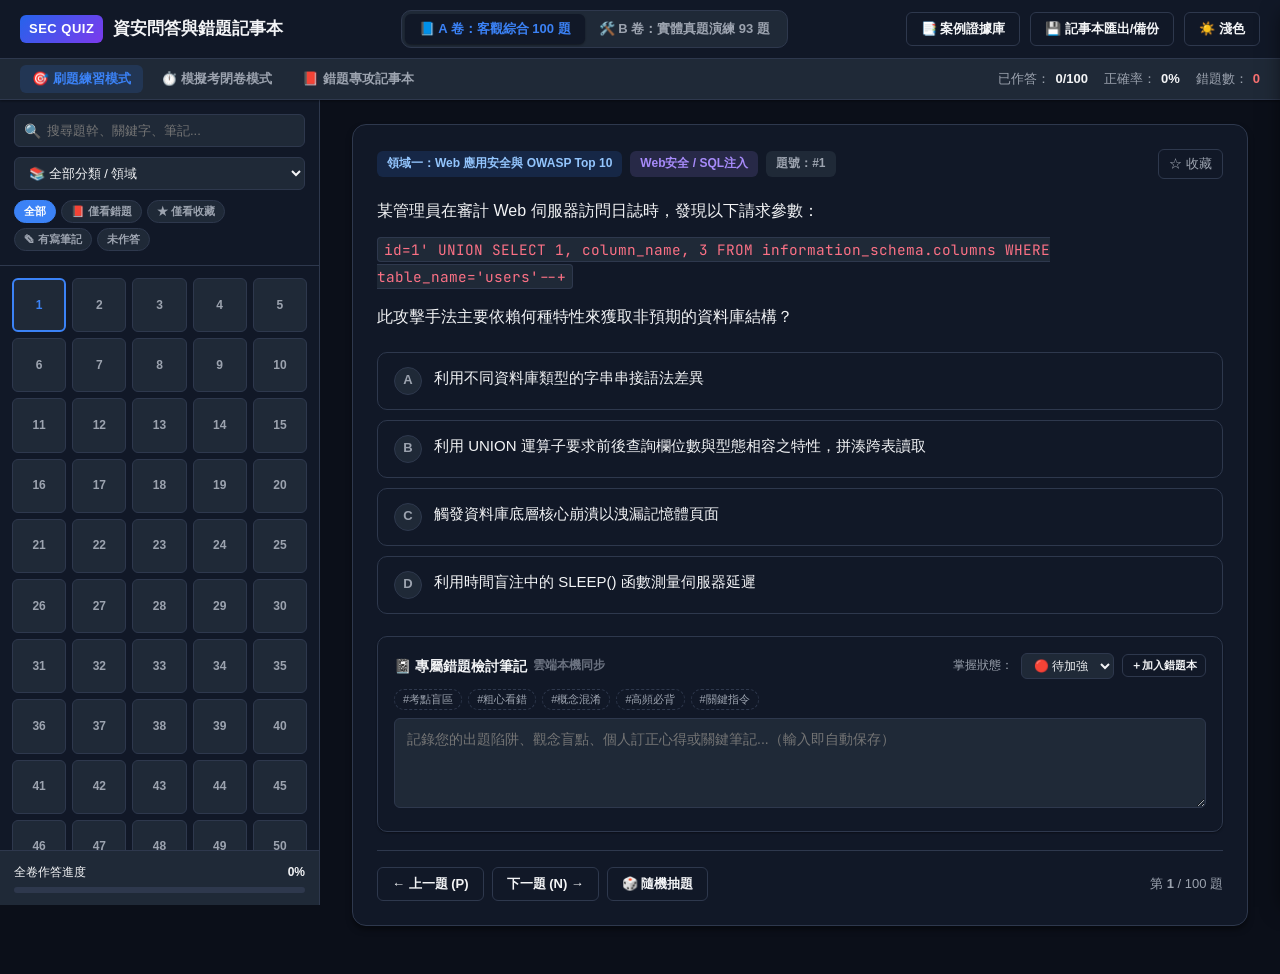
<file: index.html>
<!DOCTYPE html>
<html lang="zh-TW" data-theme="dark">
<head>
  <meta charset="UTF-8">
  <meta name="viewport" content="width=device-width, initial-scale=1.0">
  <title>資安實戰試題問答與錯題記事本</title>
  <link rel="stylesheet" href="assets/css/style.css">
  <link rel="preconnect" href="https://fonts.googleapis.com">
  <link rel="preconnect" href="https://fonts.gstatic.com" crossorigin>
  <link href="https://fonts.googleapis.com/css2?family=JetBrains+Mono:wght@400;500;700&display=swap" rel="stylesheet">
</head>
<body>

  <!-- App Header -->
  <header class="app-header">
    <div class="header-top">
      <div class="logo-area">
        <span class="logo-badge">SEC QUIZ</span>
        <h1 class="app-title">資安問答與錯題記事本</h1>
      </div>

      <!-- Exam Selector -->
      <div class="exam-switcher">
        <button class="exam-tab active" data-exam="exam_a" onclick="App.setExam('exam_a')">
          📘 A 卷：客觀綜合 100 題
        </button>
        <button class="exam-tab" data-exam="exam_b" onclick="App.setExam('exam_b')">
          🛠️ B 卷：實體真題演練 93 題
        </button>
      </div>

      <!-- Action Buttons -->
      <div class="header-actions">
        <button class="btn" onclick="App.openEvidence()" title="檢視實體封包、日誌、原始碼與推演情境">
          📑 案例證據庫
        </button>
        <button class="btn" onclick="document.getElementById('backup-modal').classList.add('show'); document.getElementById('backup-backdrop').classList.add('show');" title="備份管理與錯題本匯出">
          💾 記事本匯出/備份
        </button>
        <button class="btn" id="theme-toggle-btn" onclick="App.toggleTheme()" title="切換深色/淺色主題">
          ☀️ 淺色
        </button>
      </div>
    </div>

    <!-- Mode Selector & Stats Bar -->
    <div class="header-bottom">
      <div class="mode-tabs">
        <button class="mode-btn active" data-mode="practice" onclick="App.setMode('practice')">
          🎯 刷題練習模式
        </button>
        <button class="mode-btn" data-mode="exam" onclick="App.setMode('exam')">
          ⏱️ 模擬考閉卷模式
        </button>
        <button class="mode-btn" data-mode="notebook" onclick="App.setMode('notebook')">
          📕 錯題專攻記事本 <span class="mode-badge" id="notebook-badge" style="display:none;">0</span>
        </button>
      </div>

      <div class="quick-stats">
        <div class="stat-item">
          <span>已作答：</span>
          <span class="stat-val" id="stat-answered">0/100</span>
        </div>
        <div class="stat-item">
          <span>正確率：</span>
          <span class="stat-val" id="stat-accuracy">0%</span>
        </div>
        <div class="stat-item">
          <span>錯題數：</span>
          <span class="stat-val" id="stat-mistakes" style="color:var(--danger);">0</span>
        </div>
      </div>
    </div>
  </header>

  <!-- Main Container -->
  <div class="app-container">
    
    <!-- Sidebar -->
    <aside class="app-sidebar">
      <div class="sidebar-controls">
        <!-- Search -->
        <div class="search-box">
          <span class="search-icon">🔍</span>
          <input type="text" id="search-input" class="search-input" placeholder="搜尋題幹、關鍵字、筆記...">
        </div>

        <!-- Domain Dropdown -->
        <select id="domain-filter" class="domain-select">
          <option value="all">📚 全部分類 / 領域</option>
        </select>

        <!-- Status Filter Pills -->
        <div class="filter-pills">
          <button class="filter-pill active" data-filter="all" onclick="setFilterStatus('all', this)">全部</button>
          <button class="filter-pill" data-filter="mistake" onclick="setFilterStatus('mistake', this)">📕 僅看錯題</button>
          <button class="filter-pill" data-filter="starred" onclick="setFilterStatus('starred', this)">★ 僅看收藏</button>
          <button class="filter-pill" data-filter="noted" onclick="setFilterStatus('noted', this)">✎ 有寫筆記</button>
          <button class="filter-pill" data-filter="unanswered" onclick="setFilterStatus('unanswered', this)">未作答</button>
        </div>
      </div>

      <!-- Question Jump Grid -->
      <div class="grid-container">
        <div class="question-grid" id="question-grid">
          <!-- Populated by JS -->
        </div>
      </div>

      <!-- Sidebar Footer / Progress -->
      <div class="sidebar-footer">
        <div style="width: 100%;">
          <div style="display: flex; justify-content: space-between; margin-bottom: 2px;">
            <span>全卷作答進度</span>
            <span id="progress-pct" style="font-weight: 700;">0%</span>
          </div>
          <div class="progress-track">
            <div class="progress-fill" id="progress-fill" style="width: 0%;"></div>
          </div>
        </div>
      </div>
    </aside>

    <!-- Main Content Area -->
    <main class="app-main">
      
      <!-- Exam Bar (Only active in Exam mode) -->
      <div class="exam-bar" id="exam-bar" style="display: none;">
        <div class="exam-timer">
          <span>⏳ 剩餘作答時間：</span>
          <span id="timer-val">90:00</span>
        </div>
        <div style="display: flex; gap: 10px;">
          <button class="btn btn-primary" onclick="if(confirm('確認作答完畢並提交試卷嗎？')) App.submitExam();">
            交卷評分 (Submit)
          </button>
        </div>
      </div>

      <!-- Question Card Area -->
      <div id="question-display-area">
        <!-- Rendered by JS -->
      </div>

    </main>
  </div>

  <!-- Evidence Side Drawer -->
  <div class="drawer-backdrop" id="drawer-backdrop" onclick="App.closeEvidence()"></div>
  <div class="drawer-container" id="evidence-drawer">
    <div class="drawer-header">
      <div class="drawer-title">
        <span>📑 實戰情境與證據資料庫</span>
      </div>
      <button class="close-btn" onclick="App.closeEvidence()">✕</button>
    </div>
    <div class="drawer-nav">
      <select id="evidence-select" class="evidence-select" onchange="App.renderEvidenceContent(this.value)">
        <!-- Populated by JS -->
      </select>
    </div>
    <div class="drawer-body" id="evidence-body">
      <!-- Populated by JS -->
    </div>
  </div>

  <!-- Exam Score Result Modal -->
  <div class="modal-backdrop" id="score-backdrop" onclick="App.closeScoreModal()"></div>
  <div class="modal-box" id="score-modal" style="display:none; position:fixed; z-index:102; top:50%; left:50%; transform:translate(-50%, -50%);">
    <div class="modal-header">
      <div class="modal-title">🏁 模擬測驗成果報告</div>
      <button class="close-btn" onclick="App.closeScoreModal()">✕</button>
    </div>
    <div class="modal-body" id="score-modal-body">
      <!-- Populated by JS -->
    </div>
    <div class="modal-footer">
      <button class="btn btn-primary" onclick="App.closeScoreModal(); App.setMode('notebook');">
        切換至錯題本訂正
      </button>
      <button class="btn" onclick="App.closeScoreModal();">
        關閉報告
      </button>
    </div>
  </div>

  <!-- Backup & Export Modal -->
  <div class="modal-backdrop" id="backup-backdrop" onclick="closeBackupModal()"></div>
  <div class="modal-box" id="backup-modal" style="display:none; position:fixed; z-index:102; top:50%; left:50%; transform:translate(-50%, -50%);">
    <div class="modal-header">
      <div class="modal-title">💾 錯題記事本備份與匯出中心</div>
      <button class="close-btn" onclick="closeBackupModal()">✕</button>
    </div>
    <div class="modal-body">
      <div style="margin-bottom: 20px;">
        <h4 style="margin-bottom: 8px;">📑 匯出我的錯題筆記本 (.md)</h4>
        <p style="font-size: 13px; color: var(--text-muted); margin-bottom: 10px;">
          將當前試卷的所有錯題、選項、標準答案、官方深度解析以及您的<strong>個人檢討筆記</strong>，匯出為格式工整的 Markdown 文件，方便列印或收錄至 Notion / Obsidian 等知識庫。
        </p>
        <button class="btn btn-primary" onclick="App.exportMarkdownNotebook(); closeBackupModal();">
          📥 下載「錯題筆記本.md」
        </button>
      </div>

      <hr style="border: none; border-top: 1px solid var(--border-color); margin: 18px 0;">

      <div style="margin-bottom: 20px;">
        <h4 style="margin-bottom: 8px;">🔄 專案專項錯題重測</h4>
        <p style="font-size: 13px; color: var(--text-muted); margin-bottom: 10px;">
          清空所有錯題的作答狀態，立即啟動專屬錯題重測（保留個人筆記），直到攻克所有盲區！
        </p>
        <button class="btn btn-danger" onclick="App.retakeMistakes(); closeBackupModal();">
          🎯 開始錯題專攻重測
        </button>
      </div>

      <hr style="border: none; border-top: 1px solid var(--border-color); margin: 18px 0;">

      <div style="margin-bottom: 20px;">
        <h4 style="margin-bottom: 8px;">📦 學習記錄 JSON 備份與還原</h4>
        <p style="font-size: 13px; color: var(--text-muted); margin-bottom: 10px;">
          將作答進度、錯題集、自評標籤、個人筆記完整打包保存，可跨電腦/瀏覽器隨時還原。
        </p>
        <div style="display: flex; gap: 10px; flex-wrap: wrap;">
          <button class="btn" onclick="App.exportBackup()">
            📤 匯出備份 (JSON)
          </button>
          <label class="btn" style="cursor: pointer;">
            📥 匯入還原 (JSON)
            <input type="file" accept=".json" style="display:none;" onchange="App.importBackup(this); closeBackupModal();">
          </label>
        </div>
      </div>

      <hr style="border: none; border-top: 1px solid var(--border-color); margin: 18px 0;">

      <div>
        <h4 style="margin-bottom: 8px; color: var(--danger);">⚠️ 重置作答記錄</h4>
        <p style="font-size: 13px; color: var(--text-muted); margin-bottom: 10px;">
          清空當前試卷的所有作答狀態、分數與筆記。
        </p>
        <button class="btn btn-danger" onclick="App.resetAllProgress(); closeBackupModal();">
          清空重置此試卷
        </button>
      </div>
    </div>
    <div class="modal-footer">
      <button class="btn" onclick="closeBackupModal()">關閉</button>
    </div>
  </div>

  <script>
    function setFilterStatus(status, el) {
      App.filterStatus = status;
      document.querySelectorAll('.filter-pill').forEach(p => p.classList.remove('active'));
      el.classList.add('active');
      App.applyFilters();
      App.render();
    }

    function closeBackupModal() {
      document.getElementById('backup-modal').classList.remove('show');
      document.getElementById('backup-backdrop').classList.remove('show');
    }
  </script>

  <!-- Pre-bundled Data and App Logic -->
  <script src="assets/js/data.js"></script>
  <script src="assets/js/app.js"></script>
</body>
</html>
</file>
<file: assets/css/style.css>
:root {
  --font-sans: -apple-system, BlinkMacSystemFont, "Segoe UI", Roboto, "Helvetica Neue", Arial, "PingFang TC", "Microsoft JhengHei", sans-serif;
  --font-mono: "JetBrains Mono", Consolas, Monaco, "Courier New", monospace;
  
  /* Light Theme */
  --bg-primary: #f8fafc;
  --bg-surface: #ffffff;
  --bg-surface-alt: #f1f5f9;
  --bg-hover: #e2e8f0;
  --border-color: #e2e8f0;
  --border-focus: #3b82f6;
  
  --text-main: #0f172a;
  --text-muted: #64748b;
  --text-light: #94a3b8;
  
  --primary: #2563eb;
  --primary-hover: #1d4ed8;
  --primary-subtle: #eff6ff;
  --primary-text: #1d4ed8;
  
  --success: #10b981;
  --success-subtle: #ecfdf5;
  --success-text: #047857;
  
  --danger: #ef4444;
  --danger-subtle: #fef2f2;
  --danger-text: #b91c1c;
  
  --warning: #f59e0b;
  --warning-subtle: #fffbeb;
  --warning-text: #b45309;

  --purple: #8b5cf6;
  --purple-subtle: #f5f3ff;
  
  --shadow-sm: 0 1px 2px 0 rgba(0, 0, 0, 0.05);
  --shadow-md: 0 4px 6px -1px rgba(0, 0, 0, 0.08), 0 2px 4px -1px rgba(0, 0, 0, 0.04);
  --shadow-lg: 0 10px 15px -3px rgba(0, 0, 0, 0.1), 0 4px 6px -2px rgba(0, 0, 0, 0.05);
  --radius-sm: 6px;
  --radius-md: 10px;
  --radius-lg: 14px;
}

[data-theme="dark"] {
  --bg-primary: #0b0f19;
  --bg-surface: #111827;
  --bg-surface-alt: #1f2937;
  --bg-hover: #2d3748;
  --border-color: #2e384d;
  --border-focus: #60a5fa;
  
  --text-main: #f3f4f6;
  --text-muted: #9ca3af;
  --text-light: #6b7280;
  
  --primary: #3b82f6;
  --primary-hover: #60a5fa;
  --primary-subtle: rgba(59, 130, 246, 0.15);
  --primary-text: #93c5fd;
  
  --success: #10b981;
  --success-subtle: rgba(16, 185, 129, 0.15);
  --success-text: #6ee7b7;
  
  --danger: #f87171;
  --danger-subtle: rgba(239, 68, 68, 0.15);
  --danger-text: #fca5a5;
  
  --warning: #fbbf24;
  --warning-subtle: rgba(245, 158, 11, 0.15);
  --warning-text: #fde68a;

  --purple: #a78bfa;
  --purple-subtle: rgba(167, 139, 250, 0.15);
  
  --shadow-sm: 0 1px 2px 0 rgba(0, 0, 0, 0.4);
  --shadow-md: 0 4px 6px -1px rgba(0, 0, 0, 0.5);
  --shadow-lg: 0 10px 20px -3px rgba(0, 0, 0, 0.6);
}

* {
  box-sizing: border-box;
  margin: 0;
  padding: 0;
}

body {
  font-family: var(--font-sans);
  background-color: var(--bg-primary);
  color: var(--text-main);
  line-height: 1.6;
  min-height: 100vh;
  display: flex;
  flex-direction: column;
}

/* Header & Navigation */
.app-header {
  background-color: var(--bg-surface);
  border-bottom: 1px solid var(--border-color);
  position: sticky;
  top: 0;
  z-index: 50;
  box-shadow: var(--shadow-sm);
}

.header-top {
  display: flex;
  align-items: center;
  justify-content: space-between;
  padding: 10px 20px;
  gap: 15px;
}

.logo-area {
  display: flex;
  align-items: center;
  gap: 10px;
}

.logo-badge {
  background: linear-gradient(135deg, #2563eb, #7c3aed);
  color: white;
  font-weight: 800;
  font-size: 13px;
  padding: 4px 9px;
  border-radius: var(--radius-sm);
  letter-spacing: 0.5px;
}

.app-title {
  font-size: 17px;
  font-weight: 700;
  color: var(--text-main);
  display: flex;
  align-items: center;
  gap: 8px;
}

.exam-switcher {
  display: flex;
  background-color: var(--bg-surface-alt);
  padding: 3px;
  border-radius: var(--radius-md);
  border: 1px solid var(--border-color);
}

.exam-tab {
  padding: 6px 14px;
  font-size: 13px;
  font-weight: 600;
  border-radius: var(--radius-sm);
  border: none;
  background: transparent;
  color: var(--text-muted);
  cursor: pointer;
  transition: all 0.2s;
  display: flex;
  align-items: center;
  gap: 6px;
}

.exam-tab:hover {
  color: var(--text-main);
}

.exam-tab.active {
  background-color: var(--bg-surface);
  color: var(--primary);
  box-shadow: var(--shadow-sm);
}

.header-actions {
  display: flex;
  align-items: center;
  gap: 10px;
}

.btn {
  display: inline-flex;
  align-items: center;
  justify-content: center;
  gap: 6px;
  padding: 7px 14px;
  font-size: 13px;
  font-weight: 600;
  border-radius: var(--radius-sm);
  border: 1px solid var(--border-color);
  background-color: var(--bg-surface);
  color: var(--text-main);
  cursor: pointer;
  transition: all 0.2s;
  white-space: nowrap;
}

.btn:hover {
  background-color: var(--bg-hover);
}

.btn-primary {
  background-color: var(--primary);
  color: white;
  border-color: var(--primary);
}

.btn-primary:hover {
  background-color: var(--primary-hover);
  color: white;
}

.btn-danger {
  background-color: var(--danger-subtle);
  color: var(--danger-text);
  border-color: var(--danger);
}

.btn-danger:hover {
  background-color: var(--danger);
  color: white;
}

.btn-success {
  background-color: var(--success-subtle);
  color: var(--success-text);
  border-color: var(--success);
}

.btn-success:hover {
  background-color: var(--success);
  color: white;
}

.header-bottom {
  display: flex;
  align-items: center;
  justify-content: space-between;
  padding: 6px 20px;
  background-color: var(--bg-surface-alt);
  border-top: 1px solid var(--border-color);
  font-size: 13px;
}

.mode-tabs {
  display: flex;
  gap: 6px;
}

.mode-btn {
  padding: 5px 12px;
  border: none;
  background: transparent;
  border-radius: var(--radius-sm);
  color: var(--text-muted);
  font-weight: 600;
  cursor: pointer;
  display: flex;
  align-items: center;
  gap: 6px;
  transition: all 0.2s;
}

.mode-btn:hover {
  color: var(--text-main);
  background-color: var(--bg-hover);
}

.mode-btn.active {
  background-color: var(--primary-subtle);
  color: var(--primary);
}

.mode-badge {
  background-color: var(--danger);
  color: white;
  font-size: 11px;
  padding: 1px 6px;
  border-radius: 10px;
}

.quick-stats {
  display: flex;
  align-items: center;
  gap: 16px;
  color: var(--text-muted);
}

.stat-item {
  display: flex;
  align-items: center;
  gap: 5px;
}

.stat-val {
  font-weight: 700;
  color: var(--text-main);
}

/* Main Layout */
.app-container {
  display: flex;
  flex: 1;
  max-width: 1600px;
  margin: 0 auto;
  width: 100%;
}

/* Sidebar Navigation */
.app-sidebar {
  width: 320px;
  background-color: var(--bg-surface);
  border-right: 1px solid var(--border-color);
  display: flex;
  flex-direction: column;
  height: calc(100vh - 95px);
  position: sticky;
  top: 95px;
  overflow: hidden;
}

.sidebar-controls {
  padding: 14px;
  border-bottom: 1px solid var(--border-color);
  display: flex;
  flex-direction: column;
  gap: 10px;
}

.search-box {
  position: relative;
  width: 100%;
}

.search-input {
  width: 100%;
  padding: 8px 12px 8px 32px;
  border-radius: var(--radius-sm);
  border: 1px solid var(--border-color);
  background-color: var(--bg-surface-alt);
  color: var(--text-main);
  font-size: 13px;
  outline: none;
}

.search-input:focus {
  border-color: var(--primary);
  background-color: var(--bg-surface);
}

.search-icon {
  position: absolute;
  left: 10px;
  top: 50%;
  transform: translateY(-50%);
  color: var(--text-light);
  font-size: 14px;
}

.domain-select {
  width: 100%;
  padding: 7px 10px;
  border-radius: var(--radius-sm);
  border: 1px solid var(--border-color);
  background-color: var(--bg-surface-alt);
  color: var(--text-main);
  font-size: 13px;
  outline: none;
}

.filter-pills {
  display: flex;
  flex-wrap: wrap;
  gap: 5px;
}

.filter-pill {
  padding: 3px 9px;
  font-size: 11px;
  font-weight: 600;
  border-radius: 12px;
  border: 1px solid var(--border-color);
  background-color: var(--bg-surface-alt);
  color: var(--text-muted);
  cursor: pointer;
  transition: all 0.15s;
}

.filter-pill:hover {
  border-color: var(--primary);
  color: var(--text-main);
}

.filter-pill.active {
  background-color: var(--primary);
  color: white;
  border-color: var(--primary);
}

/* Question Grid */
.grid-container {
  flex: 1;
  overflow-y: auto;
  padding: 12px;
}

.question-grid {
  display: grid;
  grid-template-columns: repeat(5, 1fr);
  gap: 6px;
}

.grid-item {
  aspect-ratio: 1;
  display: flex;
  flex-direction: column;
  align-items: center;
  justify-content: center;
  border-radius: var(--radius-sm);
  border: 1px solid var(--border-color);
  background-color: var(--bg-surface-alt);
  color: var(--text-muted);
  font-size: 12px;
  font-weight: 600;
  cursor: pointer;
  position: relative;
  transition: all 0.15s;
}

.grid-item:hover {
  border-color: var(--primary);
  color: var(--text-main);
  transform: translateY(-1px);
}

.grid-item.current {
  border: 2px solid var(--primary);
  font-weight: 800;
  color: var(--primary);
}

.grid-item.correct {
  background-color: var(--success-subtle);
  border-color: var(--success);
  color: var(--success-text);
}

.grid-item.wrong {
  background-color: var(--danger-subtle);
  border-color: var(--danger);
  color: var(--danger-text);
}

.grid-item.starred::after {
  content: "★";
  position: absolute;
  top: 1px;
  right: 2px;
  font-size: 9px;
  color: #f59e0b;
}

.grid-item.has-note::before {
  content: "✎";
  position: absolute;
  bottom: 1px;
  left: 2px;
  font-size: 8px;
  color: var(--primary);
}

.sidebar-footer {
  padding: 12px 14px;
  border-top: 1px solid var(--border-color);
  display: flex;
  align-items: center;
  justify-content: space-between;
  background-color: var(--bg-surface-alt);
  font-size: 12px;
}

.progress-track {
  width: 100%;
  height: 6px;
  background-color: var(--border-color);
  border-radius: 3px;
  overflow: hidden;
  margin-top: 5px;
}

.progress-fill {
  height: 100%;
  background: linear-gradient(90deg, #3b82f6, #10b981);
  transition: width 0.3s;
}

/* Center Question Content */
.app-main {
  flex: 1;
  padding: 24px 32px;
  max-width: 980px;
  margin: 0 auto;
  width: 100%;
  overflow-y: auto;
}

.question-card {
  background-color: var(--bg-surface);
  border-radius: var(--radius-lg);
  border: 1px solid var(--border-color);
  box-shadow: var(--shadow-md);
  padding: 24px;
  margin-bottom: 24px;
}

.q-header {
  display: flex;
  align-items: center;
  justify-content: space-between;
  margin-bottom: 18px;
  flex-wrap: wrap;
  gap: 10px;
}

.q-tags {
  display: flex;
  align-items: center;
  gap: 8px;
  flex-wrap: wrap;
}

.tag {
  display: inline-flex;
  align-items: center;
  gap: 4px;
  padding: 3px 10px;
  font-size: 12px;
  font-weight: 600;
  border-radius: var(--radius-sm);
  background-color: var(--bg-surface-alt);
  color: var(--text-muted);
}

.tag-domain {
  background-color: var(--primary-subtle);
  color: var(--primary-text);
}

.tag-category {
  background-color: var(--purple-subtle);
  color: var(--purple);
}

.tag-mistake {
  background-color: var(--danger-subtle);
  color: var(--danger-text);
  font-weight: 700;
}

.q-actions {
  display: flex;
  align-items: center;
  gap: 8px;
}

.star-btn {
  background: none;
  border: 1px solid var(--border-color);
  padding: 5px 10px;
  border-radius: var(--radius-sm);
  cursor: pointer;
  font-size: 13px;
  color: var(--text-muted);
  transition: all 0.2s;
  display: flex;
  align-items: center;
  gap: 4px;
}

.star-btn:hover, .star-btn.active {
  color: #f59e0b;
  border-color: #f59e0b;
  background-color: var(--warning-subtle);
}

.mastery-select {
  padding: 4px 8px;
  border-radius: var(--radius-sm);
  border: 1px solid var(--border-color);
  background-color: var(--bg-surface-alt);
  font-size: 12px;
  color: var(--text-main);
  cursor: pointer;
}

.evidence-ref-btn {
  background-color: var(--warning-subtle);
  color: var(--warning-text);
  border: 1px solid var(--warning);
  padding: 4px 10px;
  border-radius: var(--radius-sm);
  font-size: 12px;
  font-weight: 600;
  cursor: pointer;
  display: inline-flex;
  align-items: center;
  gap: 4px;
  transition: all 0.2s;
}

.evidence-ref-btn:hover {
  background-color: #f59e0b;
  color: white;
}

.q-body {
  font-size: 16px;
  line-height: 1.7;
  color: var(--text-main);
  margin-bottom: 22px;
}

.q-body p {
  margin-bottom: 12px;
}

.q-body code {
  font-family: var(--font-mono);
  background-color: var(--bg-surface-alt);
  border: 1px solid var(--border-color);
  padding: 2px 6px;
  border-radius: 4px;
  font-size: 0.9em;
  color: #e11d48;
}

[data-theme="dark"] .q-body code {
  color: #fb7185;
}

.q-body pre {
  background-color: var(--bg-surface-alt);
  border: 1px solid var(--border-color);
  border-radius: var(--radius-md);
  padding: 12px 16px;
  overflow-x: auto;
  font-family: var(--font-mono);
  font-size: 13px;
  line-height: 1.5;
  margin: 12px 0;
}

.q-body pre code {
  background: transparent;
  border: none;
  padding: 0;
  color: inherit;
}

/* Options for Exam A */
.options-list {
  display: flex;
  flex-direction: column;
  gap: 10px;
  margin-bottom: 22px;
}

.option-item {
  display: flex;
  align-items: flex-start;
  gap: 12px;
  padding: 14px 16px;
  border-radius: var(--radius-md);
  border: 1.5px solid var(--border-color);
  background-color: var(--bg-surface);
  cursor: pointer;
  transition: all 0.15s;
  user-select: none;
}

.option-item:hover {
  border-color: var(--primary);
  background-color: var(--bg-surface-alt);
}

.option-letter {
  display: flex;
  align-items: center;
  justify-content: center;
  width: 28px;
  height: 28px;
  border-radius: 50%;
  border: 1.5px solid var(--border-color);
  font-weight: 700;
  font-size: 13px;
  flex-shrink: 0;
  background-color: var(--bg-surface-alt);
  color: var(--text-muted);
  transition: all 0.15s;
}

.option-text {
  flex: 1;
  font-size: 15px;
  line-height: 1.5;
}

.option-item.selected {
  border-color: var(--primary);
  background-color: var(--primary-subtle);
}

.option-item.selected .option-letter {
  background-color: var(--primary);
  color: white;
  border-color: var(--primary);
}

.option-item.is-correct {
  border-color: var(--success) !important;
  background-color: var(--success-subtle) !important;
}

.option-item.is-correct .option-letter {
  background-color: var(--success) !important;
  color: white !important;
  border-color: var(--success) !important;
}

.option-item.is-wrong {
  border-color: var(--danger) !important;
  background-color: var(--danger-subtle) !important;
}

.option-item.is-wrong .option-letter {
  background-color: var(--danger) !important;
  color: white !important;
  border-color: var(--danger) !important;
}

/* Exam B Lab input */
.lab-input-area {
  background-color: var(--bg-surface-alt);
  padding: 16px;
  border-radius: var(--radius-md);
  border: 1px solid var(--border-color);
  margin-bottom: 22px;
}

.lab-input-row {
  display: flex;
  gap: 10px;
  margin-bottom: 12px;
}

.lab-input {
  flex: 1;
  padding: 10px 14px;
  border-radius: var(--radius-sm);
  border: 1.5px solid var(--border-color);
  background-color: var(--bg-surface);
  color: var(--text-main);
  font-family: var(--font-mono);
  font-size: 14px;
  outline: none;
}

.lab-input:focus {
  border-color: var(--primary);
}

.self-grade-group {
  display: flex;
  align-items: center;
  gap: 10px;
  flex-wrap: wrap;
  padding-top: 8px;
  border-top: 1px dashed var(--border-color);
}

.self-grade-label {
  font-size: 13px;
  color: var(--text-muted);
  font-weight: 600;
}

/* Explanation Box */
.explanation-box {
  background-color: var(--bg-surface-alt);
  border-left: 4px solid var(--primary);
  border-radius: 0 var(--radius-md) var(--radius-md) 0;
  padding: 18px 20px;
  margin-bottom: 22px;
  display: none;
}

.explanation-box.show {
  display: block;
  animation: fadeIn 0.2s ease-in-out;
}

@keyframes fadeIn {
  from { opacity: 0; transform: translateY(-4px); }
  to { opacity: 1; transform: translateY(0); }
}

.ans-badge-row {
  display: flex;
  align-items: center;
  gap: 10px;
  margin-bottom: 12px;
}

.ans-badge {
  font-size: 13px;
  font-weight: 700;
  padding: 4px 10px;
  border-radius: var(--radius-sm);
  background-color: var(--success-subtle);
  color: var(--success-text);
  border: 1px solid var(--success);
}

.user-ans-badge {
  font-size: 13px;
  padding: 4px 10px;
  border-radius: var(--radius-sm);
  font-weight: 600;
}

.user-ans-badge.wrong {
  background-color: var(--danger-subtle);
  color: var(--danger-text);
  border: 1px solid var(--danger);
}

.user-ans-badge.correct {
  background-color: var(--success-subtle);
  color: var(--success-text);
  border: 1px solid var(--success);
}

.expl-section {
  margin-bottom: 12px;
}

.expl-title {
  font-size: 14px;
  font-weight: 700;
  color: var(--text-main);
  margin-bottom: 6px;
  display: flex;
  align-items: center;
  gap: 6px;
}

.expl-content {
  font-size: 14px;
  line-height: 1.6;
  color: var(--text-main);
}

/* Mistake Notebook Section */
.notebook-section {
  background-color: var(--bg-surface);
  border: 1.5px solid var(--border-color);
  border-radius: var(--radius-md);
  padding: 16px;
  margin-top: 20px;
  box-shadow: var(--shadow-sm);
}

.notebook-header {
  display: flex;
  align-items: center;
  justify-content: space-between;
  margin-bottom: 10px;
}

.notebook-title {
  font-size: 14px;
  font-weight: 700;
  display: flex;
  align-items: center;
  gap: 6px;
  color: var(--text-main);
}

.save-status {
  font-size: 12px;
  color: var(--text-light);
  display: flex;
  align-items: center;
  gap: 4px;
}

.save-status.saved {
  color: var(--success);
}

.note-tags {
  display: flex;
  gap: 6px;
  margin-bottom: 8px;
  flex-wrap: wrap;
}

.quick-tag {
  font-size: 11px;
  padding: 2px 8px;
  border-radius: 10px;
  border: 1px dashed var(--border-color);
  background: transparent;
  color: var(--text-muted);
  cursor: pointer;
}

.quick-tag:hover {
  border-color: var(--primary);
  color: var(--primary);
}

.note-textarea {
  width: 100%;
  min-height: 90px;
  padding: 10px 12px;
  border-radius: var(--radius-sm);
  border: 1px solid var(--border-color);
  background-color: var(--bg-surface-alt);
  color: var(--text-main);
  font-family: var(--font-sans);
  font-size: 14px;
  line-height: 1.5;
  resize: vertical;
  outline: none;
}

.note-textarea:focus {
  border-color: var(--primary);
  background-color: var(--bg-surface);
}

/* Navigation bar */
.card-nav {
  display: flex;
  align-items: center;
  justify-content: space-between;
  margin-top: 18px;
  padding-top: 16px;
  border-top: 1px solid var(--border-color);
  gap: 10px;
  flex-wrap: wrap;
}

.nav-buttons {
  display: flex;
  align-items: center;
  gap: 8px;
}

/* Exam Mode Submission Modal / Results */
.exam-bar {
  background-color: var(--bg-surface);
  border: 1px solid var(--border-color);
  border-radius: var(--radius-md);
  padding: 12px 18px;
  margin-bottom: 20px;
  display: flex;
  align-items: center;
  justify-content: space-between;
  box-shadow: var(--shadow-sm);
}

.exam-timer {
  font-family: var(--font-mono);
  font-size: 18px;
  font-weight: 700;
  color: var(--primary);
  display: flex;
  align-items: center;
  gap: 8px;
}

/* Drawer for Evidence */
.drawer-backdrop {
  position: fixed;
  inset: 0;
  background-color: rgba(0, 0, 0, 0.5);
  backdrop-filter: blur(2px);
  z-index: 99;
  display: none;
}

.drawer-backdrop.show {
  display: block;
}

.drawer-container {
  position: fixed;
  top: 0;
  right: 0;
  width: min(720px, 92vw);
  height: 100vh;
  background-color: var(--bg-surface);
  z-index: 100;
  box-shadow: var(--shadow-lg);
  transform: translateX(100%);
  transition: transform 0.25s cubic-bezier(0.16, 1, 0.3, 1);
  display: flex;
  flex-direction: column;
}

.drawer-container.show {
  transform: translateX(0);
}

.drawer-header {
  padding: 16px 20px;
  border-bottom: 1px solid var(--border-color);
  display: flex;
  align-items: center;
  justify-content: space-between;
}

.drawer-title {
  font-size: 16px;
  font-weight: 700;
  display: flex;
  align-items: center;
  gap: 8px;
}

.close-btn {
  background: none;
  border: none;
  font-size: 20px;
  color: var(--text-muted);
  cursor: pointer;
  padding: 4px 8px;
  border-radius: 4px;
}

.close-btn:hover {
  background-color: var(--bg-hover);
  color: var(--text-main);
}

.drawer-nav {
  padding: 10px 20px;
  border-bottom: 1px solid var(--border-color);
  background-color: var(--bg-surface-alt);
}

.evidence-select {
  width: 100%;
  padding: 8px 12px;
  border-radius: var(--radius-sm);
  border: 1px solid var(--border-color);
  background-color: var(--bg-surface);
  color: var(--text-main);
  font-size: 13px;
  font-weight: 600;
}

.drawer-body {
  flex: 1;
  padding: 20px;
  overflow-y: auto;
  font-size: 14px;
  line-height: 1.6;
}

.drawer-body pre {
  background-color: var(--bg-surface-alt);
  border: 1px solid var(--border-color);
  padding: 12px;
  border-radius: var(--radius-sm);
  font-family: var(--font-mono);
  font-size: 12px;
  overflow-x: auto;
  margin: 10px 0;
}

/* Modal General */
.modal-backdrop {
  position: fixed;
  inset: 0;
  background-color: rgba(0, 0, 0, 0.5);
  backdrop-filter: blur(2px);
  z-index: 101;
  display: none;
  align-items: center;
  justify-content: center;
  padding: 20px;
}

.modal-backdrop.show {
  display: flex;
}

.modal-box {
  background-color: var(--bg-surface);
  border-radius: var(--radius-lg);
  border: 1px solid var(--border-color);
  box-shadow: var(--shadow-lg);
  width: min(600px, 100%);
  max-height: 90vh;
  display: flex;
  flex-direction: column;
  overflow: hidden;
  animation: modalScale 0.2s cubic-bezier(0.16, 1, 0.3, 1);
}

@keyframes modalScale {
  from { opacity: 0; transform: scale(0.96); }
  to { opacity: 1; transform: scale(1); }
}

.modal-header {
  padding: 16px 20px;
  border-bottom: 1px solid var(--border-color);
  display: flex;
  align-items: center;
  justify-content: space-between;
}

.modal-title {
  font-size: 16px;
  font-weight: 700;
}

.modal-body {
  padding: 20px;
  overflow-y: auto;
}

.modal-footer {
  padding: 12px 20px;
  border-top: 1px solid var(--border-color);
  display: flex;
  align-items: center;
  justify-content: flex-end;
  gap: 10px;
  background-color: var(--bg-surface-alt);
}

/* Exam Score Summary Card */
.score-summary-card {
  text-align: center;
  padding: 24px;
  border-radius: var(--radius-md);
  background: linear-gradient(135deg, rgba(37, 99, 235, 0.1), rgba(124, 58, 237, 0.1));
  border: 1px solid var(--border-color);
  margin-bottom: 20px;
}

.score-num {
  font-size: 48px;
  font-weight: 800;
  color: var(--primary);
  line-height: 1.1;
}

.domain-breakdown-table {
  width: 100%;
  border-collapse: collapse;
  font-size: 13px;
  margin-top: 14px;
}

.domain-breakdown-table th, .domain-breakdown-table td {
  padding: 8px 10px;
  border-bottom: 1px solid var(--border-color);
  text-align: left;
}

.domain-breakdown-table th {
  background-color: var(--bg-surface-alt);
  font-weight: 600;
}

/* Responsive adjustments */
@media (max-width: 900px) {
  .app-container {
    flex-direction: column;
  }
  
  .app-sidebar {
    width: 100%;
    height: auto;
    max-height: 280px;
    position: static;
    border-right: none;
    border-bottom: 1px solid var(--border-color);
  }
  
  .app-main {
    padding: 16px;
  }

  .header-top {
    flex-wrap: wrap;
  }
}
</file>
